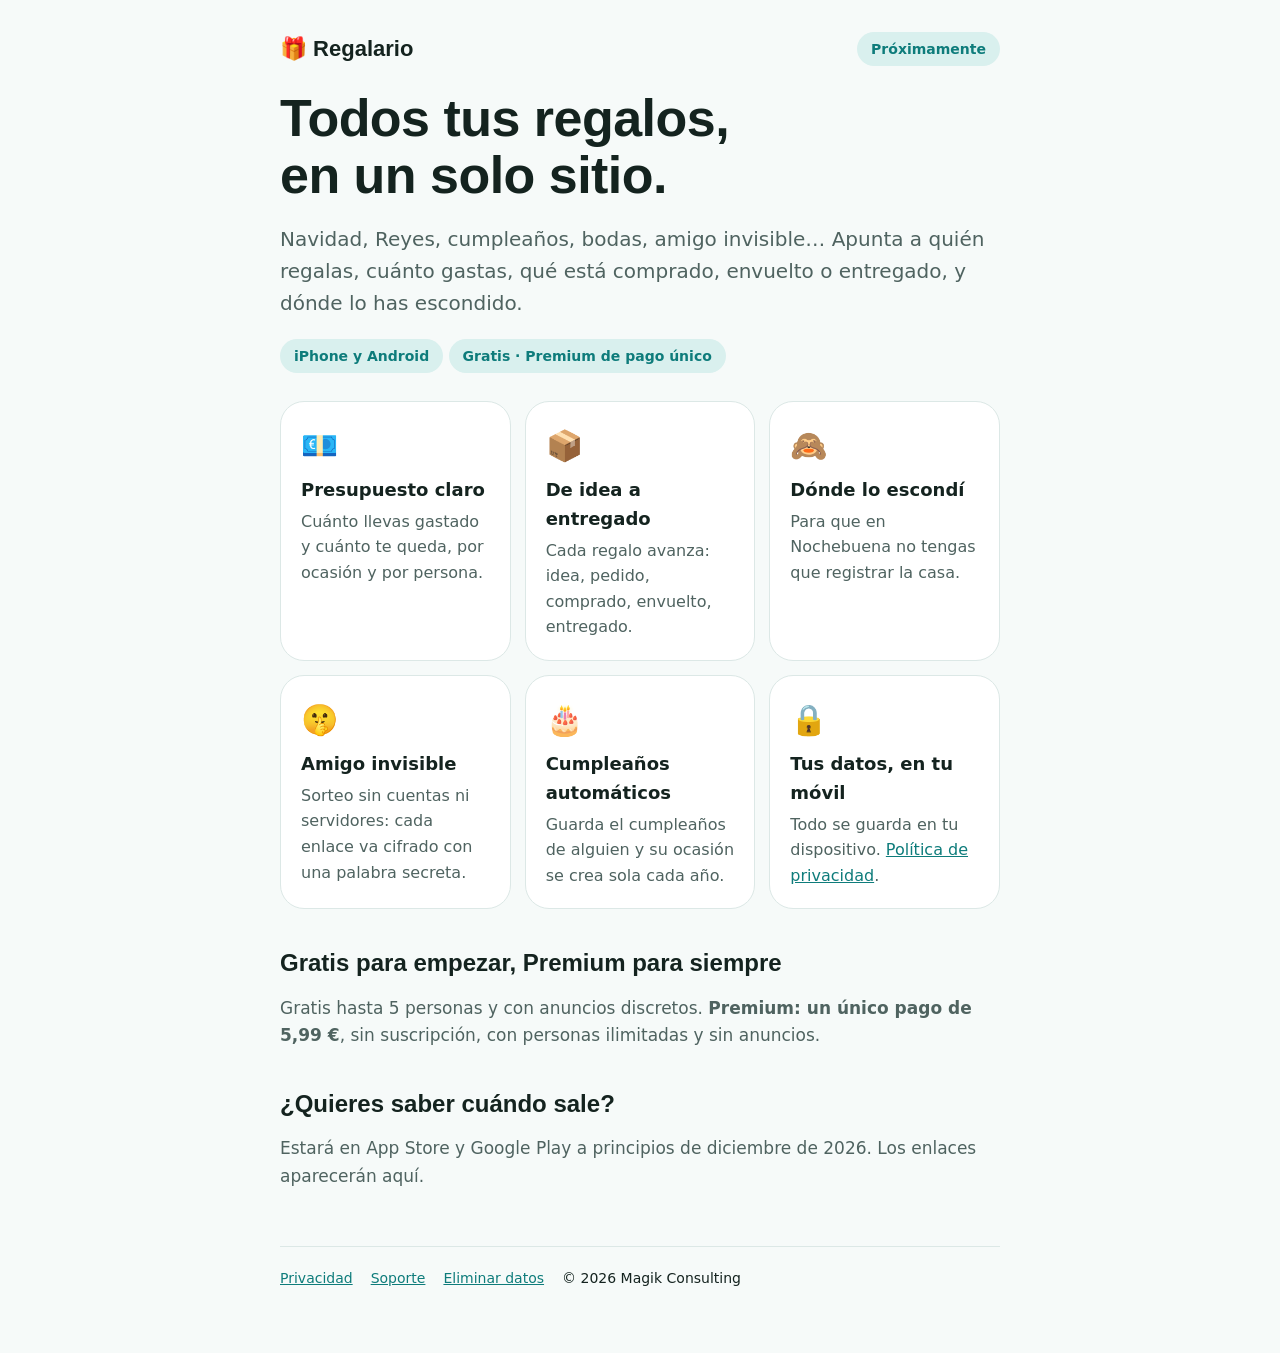
<file: index.html>
<!doctype html>
<html lang="es">
<head>
<meta charset="utf-8">
<meta name="viewport" content="width=device-width, initial-scale=1, viewport-fit=cover">
<title>Regalario · organiza todos tus regalos</title>
<meta name="description" content="Regalario te ayuda a organizar los regalos de cualquier ocasión: a quién regalas, cuánto gastas, qué has comprado y dónde lo has escondido. Con amigo invisible incluido.">
<link rel="stylesheet" href="assets.css">
</head>
<body>
<div class="wrap">
  <header class="top"><a class="brand" href="./">🎁 Regalario</a><span class="pill">Próximamente</span></header>
  <main>
    <h1>Todos tus regalos, en un solo sitio.</h1>
    <p class="lead">Navidad, Reyes, cumpleaños, bodas, amigo invisible… Apunta a quién regalas, cuánto gastas, qué está comprado, envuelto o entregado, y dónde lo has escondido.</p>
    <p><span class="pill">iPhone y Android</span> <span class="pill">Gratis · Premium de pago único</span></p>

    <div class="grid">
      <div class="card"><div class="ico">💶</div><b>Presupuesto claro</b><p>Cuánto llevas gastado y cuánto te queda, por ocasión y por persona.</p></div>
      <div class="card"><div class="ico">📦</div><b>De idea a entregado</b><p>Cada regalo avanza: idea, pedido, comprado, envuelto, entregado.</p></div>
      <div class="card"><div class="ico">🙈</div><b>Dónde lo escondí</b><p>Para que en Nochebuena no tengas que registrar la casa.</p></div>
      <div class="card"><div class="ico">🤫</div><b>Amigo invisible</b><p>Sorteo sin cuentas ni servidores: cada enlace va cifrado con una palabra secreta.</p></div>
      <div class="card"><div class="ico">🎂</div><b>Cumpleaños automáticos</b><p>Guarda el cumpleaños de alguien y su ocasión se crea sola cada año.</p></div>
      <div class="card"><div class="ico">🔒</div><b>Tus datos, en tu móvil</b><p>Todo se guarda en tu dispositivo. <a href="privacidad/">Política de privacidad</a>.</p></div>
    </div>

    <h2>Gratis para empezar, Premium para siempre</h2>
    <p>Gratis hasta 5 personas y con anuncios discretos. <b>Premium: un único pago de 5,99 €</b>, sin suscripción, con personas ilimitadas y sin anuncios.</p>

    <h2>¿Quieres saber cuándo sale?</h2>
    <p>Estará en App Store y Google Play a principios de diciembre de 2026. Los enlaces aparecerán aquí.</p>
  </main>
  <footer><a href="privacidad/">Privacidad</a><a href="soporte/">Soporte</a><a href="eliminar-datos/">Eliminar datos</a><span>© 2026 Magik Consulting</span></footer>
</div>
</body>
</html>
</file>
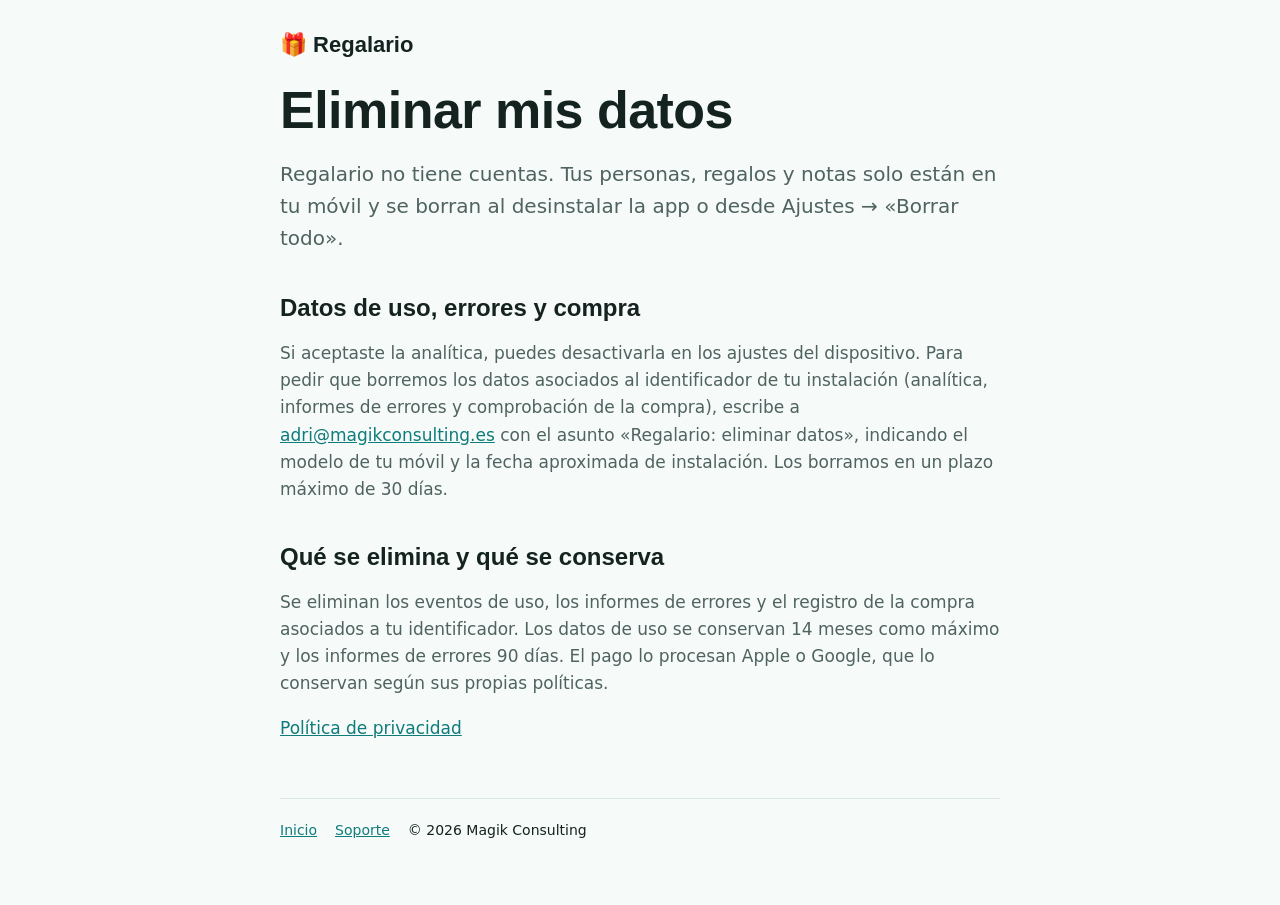
<file: eliminar-datos/index.html>
<!doctype html>
<html lang="es">
<head>
<meta charset="utf-8">
<meta name="viewport" content="width=device-width, initial-scale=1, viewport-fit=cover">
<title>Eliminar mis datos · Regalario</title>
<link rel="stylesheet" href="../assets.css">
</head>
<body>
<div class="wrap">
  <header class="top"><a class="brand" href="../">🎁 Regalario</a></header>
  <main>
    <h1>Eliminar mis datos</h1>
    <p class="lead">Regalario no tiene cuentas. Tus personas, regalos y notas solo están en tu móvil y se borran al desinstalar la app o desde Ajustes → «Borrar todo».</p>
    <h2>Datos de uso, errores y compra</h2>
    <p>Si aceptaste la analítica, puedes desactivarla en los ajustes del dispositivo. Para pedir que borremos los datos asociados al identificador de tu instalación (analítica, informes de errores y comprobación de la compra), escribe a <a href="mailto:adri@magikconsulting.es">adri@magikconsulting.es</a> con el asunto «Regalario: eliminar datos», indicando el modelo de tu móvil y la fecha aproximada de instalación. Los borramos en un plazo máximo de 30 días.</p>
    <h2>Qué se elimina y qué se conserva</h2>
    <p>Se eliminan los eventos de uso, los informes de errores y el registro de la compra asociados a tu identificador. Los datos de uso se conservan 14 meses como máximo y los informes de errores 90 días. El pago lo procesan Apple o Google, que lo conservan según sus propias políticas.</p>
    <p><a href="../privacidad/">Política de privacidad</a></p>
  </main>
  <footer><a href="../">Inicio</a><a href="../soporte/">Soporte</a><span>© 2026 Magik Consulting</span></footer>
</div>
</body>
</html>
</file>
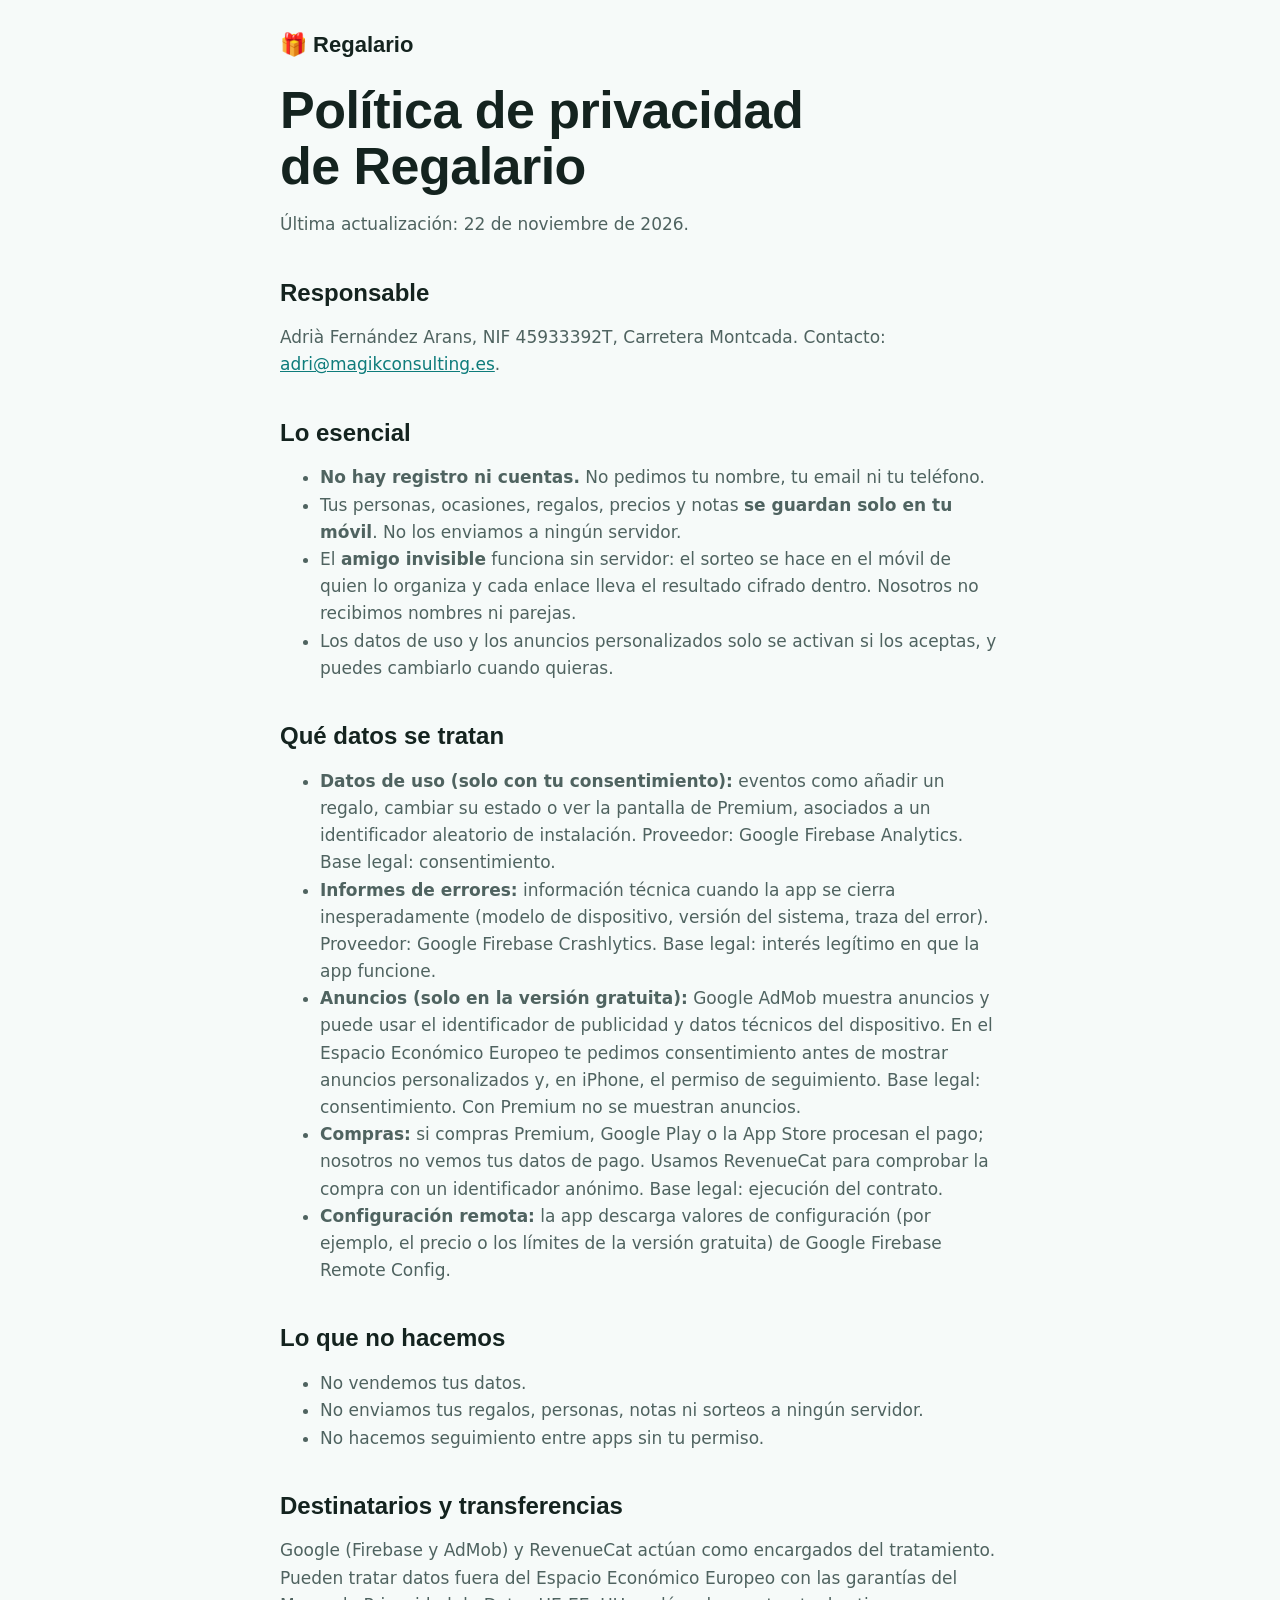
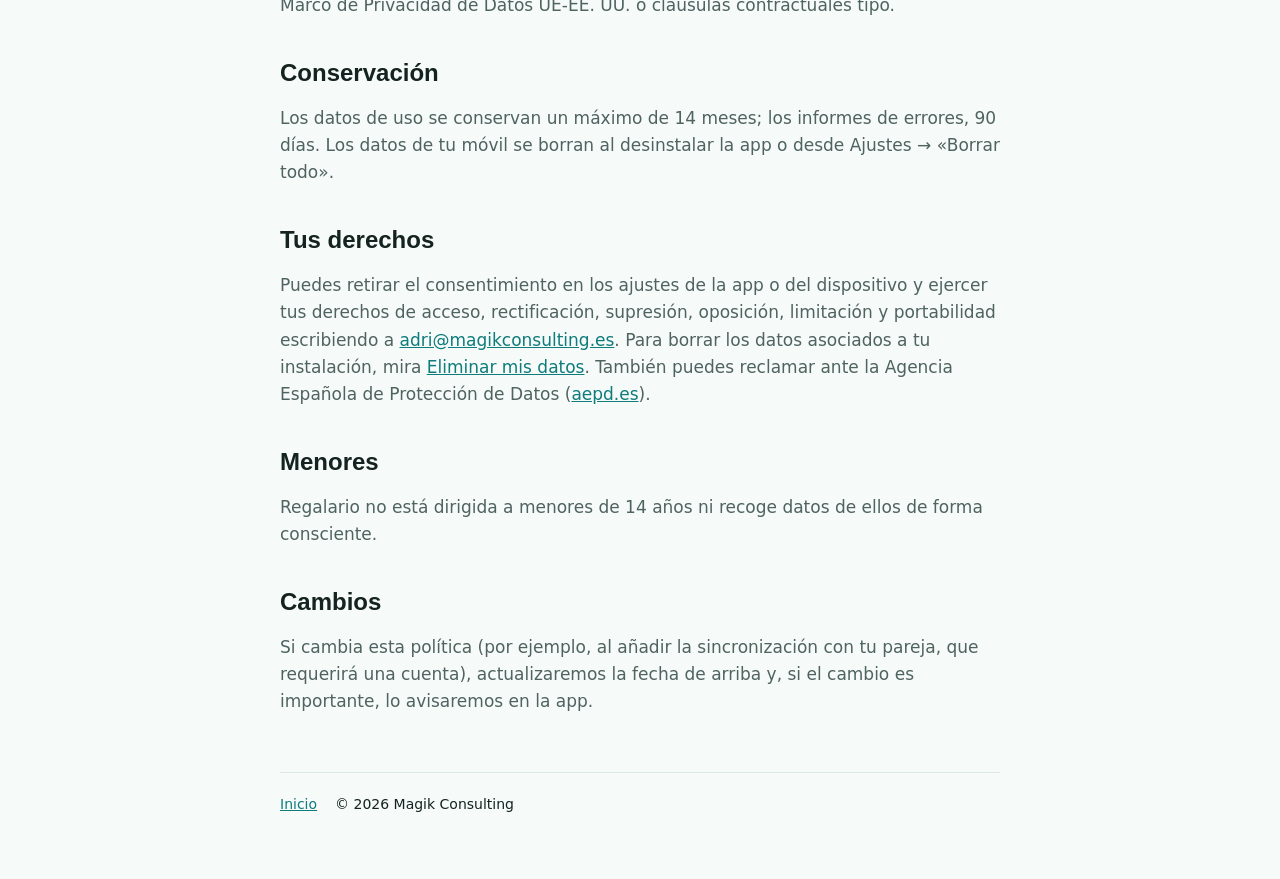
<file: privacidad/index.html>
<!doctype html>
<html lang="es">
<head>
<meta charset="utf-8">
<meta name="viewport" content="width=device-width, initial-scale=1, viewport-fit=cover">
<title>Política de privacidad · Regalario</title>
<meta name="robots" content="index, follow">
<link rel="stylesheet" href="../assets.css">
</head>
<body>
<div class="wrap">
  <header class="top"><a class="brand" href="../">🎁 Regalario</a></header>
  <main>
    <h1>Política de privacidad de Regalario</h1>
    <p>Última actualización: 22 de noviembre de 2026.</p>

    <h2>Responsable</h2>
    <p>Adrià Fernández Arans, NIF 45933392T, Carretera Montcada. Contacto: <a href="mailto:adri@magikconsulting.es">adri@magikconsulting.es</a>.</p>

    <h2>Lo esencial</h2>
    <ul>
      <li><b>No hay registro ni cuentas.</b> No pedimos tu nombre, tu email ni tu teléfono.</li>
      <li>Tus personas, ocasiones, regalos, precios y notas <b>se guardan solo en tu móvil</b>. No los enviamos a ningún servidor.</li>
      <li>El <b>amigo invisible</b> funciona sin servidor: el sorteo se hace en el móvil de quien lo organiza y cada enlace lleva el resultado cifrado dentro. Nosotros no recibimos nombres ni parejas.</li>
      <li>Los datos de uso y los anuncios personalizados solo se activan si los aceptas, y puedes cambiarlo cuando quieras.</li>
    </ul>

    <h2>Qué datos se tratan</h2>
    <ul>
      <li><b>Datos de uso (solo con tu consentimiento):</b> eventos como añadir un regalo, cambiar su estado o ver la pantalla de Premium, asociados a un identificador aleatorio de instalación. Proveedor: Google Firebase Analytics. Base legal: consentimiento.</li>
      <li><b>Informes de errores:</b> información técnica cuando la app se cierra inesperadamente (modelo de dispositivo, versión del sistema, traza del error). Proveedor: Google Firebase Crashlytics. Base legal: interés legítimo en que la app funcione.</li>
      <li><b>Anuncios (solo en la versión gratuita):</b> Google AdMob muestra anuncios y puede usar el identificador de publicidad y datos técnicos del dispositivo. En el Espacio Económico Europeo te pedimos consentimiento antes de mostrar anuncios personalizados y, en iPhone, el permiso de seguimiento. Base legal: consentimiento. Con Premium no se muestran anuncios.</li>
      <li><b>Compras:</b> si compras Premium, Google Play o la App Store procesan el pago; nosotros no vemos tus datos de pago. Usamos RevenueCat para comprobar la compra con un identificador anónimo. Base legal: ejecución del contrato.</li>
      <li><b>Configuración remota:</b> la app descarga valores de configuración (por ejemplo, el precio o los límites de la versión gratuita) de Google Firebase Remote Config.</li>
    </ul>

    <h2>Lo que no hacemos</h2>
    <ul>
      <li>No vendemos tus datos.</li>
      <li>No enviamos tus regalos, personas, notas ni sorteos a ningún servidor.</li>
      <li>No hacemos seguimiento entre apps sin tu permiso.</li>
    </ul>

    <h2>Destinatarios y transferencias</h2>
    <p>Google (Firebase y AdMob) y RevenueCat actúan como encargados del tratamiento. Pueden tratar datos fuera del Espacio Económico Europeo con las garantías del Marco de Privacidad de Datos UE-EE. UU. o cláusulas contractuales tipo.</p>

    <h2>Conservación</h2>
    <p>Los datos de uso se conservan un máximo de 14 meses; los informes de errores, 90 días. Los datos de tu móvil se borran al desinstalar la app o desde Ajustes → «Borrar todo».</p>

    <h2>Tus derechos</h2>
    <p>Puedes retirar el consentimiento en los ajustes de la app o del dispositivo y ejercer tus derechos de acceso, rectificación, supresión, oposición, limitación y portabilidad escribiendo a <a href="mailto:adri@magikconsulting.es">adri@magikconsulting.es</a>. Para borrar los datos asociados a tu instalación, mira <a href="../eliminar-datos/">Eliminar mis datos</a>. También puedes reclamar ante la Agencia Española de Protección de Datos (<a href="https://www.aepd.es">aepd.es</a>).</p>

    <h2>Menores</h2>
    <p>Regalario no está dirigida a menores de 14 años ni recoge datos de ellos de forma consciente.</p>

    <h2>Cambios</h2>
    <p>Si cambia esta política (por ejemplo, al añadir la sincronización con tu pareja, que requerirá una cuenta), actualizaremos la fecha de arriba y, si el cambio es importante, lo avisaremos en la app.</p>
  </main>
  <footer><a href="../">Inicio</a><span>© 2026 Magik Consulting</span></footer>
</div>
</body>
</html>
</file>
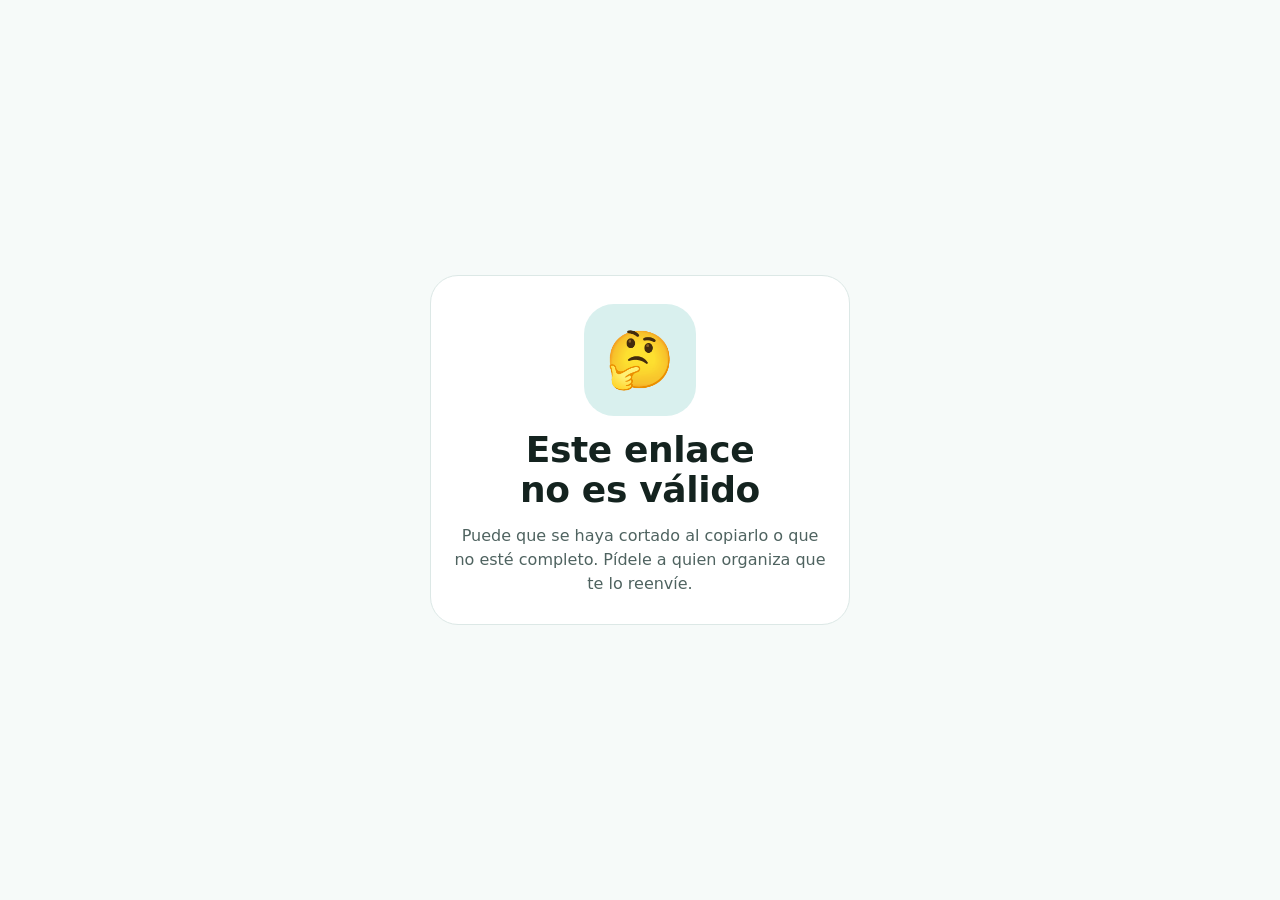
<file: s/index.html>
<!doctype html>
<html lang="es">
<head>
<meta charset="utf-8">
<meta name="viewport" content="width=device-width, initial-scale=1, viewport-fit=cover">
<meta name="robots" content="noindex, nofollow">
<meta name="referrer" content="no-referrer">
<!-- Sin peticiones externas: ni fuentes, ni analítica, ni nada. Todo lo que hace esta página ocurre en tu navegador. -->
<meta http-equiv="Content-Security-Policy" content="default-src 'none'; style-src 'unsafe-inline'; script-src 'unsafe-inline'; img-src data:; base-uri 'none'; form-action 'none'">
<title>Tu amigo invisible</title>
<!--
  Página de revelación del amigo invisible de Regalario (D-035, D-038). ESTÁTICA: sin servidor, sin base de datos.
  El enlace lleva en el fragmento (#…) un SOBRE CIFRADO (AES-256-CBC + HMAC-SHA256, clave = PBKDF2 de la palabra secreta del grupo).
  Sin la palabra, el enlace no revela nada (ni el nombre que te toca). El fragmento no se envía a ningún servidor y la palabra
  se teclea aquí y no sale del navegador. Formato y vector de prueba: shared/.../santa/SantaSealer.kt (idéntico aquí).
  Requiere contexto seguro (https o localhost) por WebCrypto.
-->
<style>
  :root{--bg:#F6FAF9;--card:#fff;--fg:#14231F;--mute:#4F6360;--accent:#0E7C7B;--accent-soft:#D9F0EE;--gold:#F0A93B;--line:#DCE8E6}
  @media (prefers-color-scheme: dark){:root{--bg:#0E1514;--card:#172220;--fg:#EAF3F1;--mute:#AFC3BF;--accent:#5FD3CF;--accent-soft:#12403F;--gold:#F5B65C;--line:#2C4340}}
  *{box-sizing:border-box} html,body{height:100%}
  body{margin:0;background:var(--bg);color:var(--fg);font:16px/1.5 ui-sans-serif,system-ui,-apple-system,"Segoe UI",Roboto,sans-serif;
    display:flex;align-items:center;justify-content:center;padding:max(20px,env(safe-area-inset-top)) max(20px,env(safe-area-inset-right)) max(20px,env(safe-area-inset-bottom)) max(20px,env(safe-area-inset-left))}
  main{width:100%;max-width:420px;display:flex;flex-direction:column;gap:20px;text-align:center}
  .tag{font-size:12px;font-weight:700;letter-spacing:.08em;text-transform:uppercase;color:var(--accent)}
  h1{font:800 clamp(28px,8vw,36px)/1.1 ui-rounded,"Avenir Next",ui-sans-serif,system-ui,sans-serif;margin:0;letter-spacing:-.01em;text-wrap:balance}
  p{margin:0;color:var(--mute)}
  .card{background:var(--card);border:1px solid var(--line);border-radius:28px;padding:28px 22px;display:flex;flex-direction:column;gap:14px;align-items:center}
  .env{width:112px;height:112px;border-radius:30px;background:var(--accent-soft);display:grid;place-items:center;font-size:56px;transition:transform .4s}
  .env.open{transform:rotate(-8deg) scale(1.08)}
  button,a.btn{font:700 17px ui-sans-serif,system-ui,sans-serif;border:0;border-radius:999px;padding:15px 26px;cursor:pointer;width:100%;text-decoration:none;display:block;
    background:var(--accent);color:#fff}
  @media (prefers-color-scheme: dark){button,a.btn{color:#00322F}}
  button.soft,a.soft{background:var(--accent-soft);color:var(--accent)}
  button:focus-visible,a:focus-visible{outline:3px solid var(--gold);outline-offset:2px}
  .name{font:800 clamp(34px,11vw,48px)/1.1 ui-rounded,"Avenir Next",ui-sans-serif,system-ui,sans-serif;color:var(--accent);word-break:break-word}
  .chips{display:flex;gap:8px;flex-wrap:wrap;justify-content:center}
  .chip{background:var(--accent-soft);color:var(--accent);border-radius:999px;padding:6px 14px;font-weight:700;font-size:14px}
  .wishes{text-align:left;width:100%;border-top:1px solid var(--line);padding-top:14px}
  .wishes b{font-size:13px;color:var(--mute);letter-spacing:.04em;text-transform:uppercase}
  .wishes ul{margin:8px 0 0;padding-left:20px} .wishes li{margin:4px 0}
  .small{font-size:13px}
  input{font:700 22px ui-monospace,SFMono-Regular,Menlo,monospace;letter-spacing:.12em;text-align:center;text-transform:uppercase;width:100%;padding:14px;border-radius:18px;border:2px solid var(--line);background:var(--bg);color:var(--fg)}
  input:focus-visible{outline:3px solid var(--gold);outline-offset:2px;border-color:var(--accent)}
  .err{color:#B3261E;font-weight:600} @media (prefers-color-scheme: dark){.err{color:#FFB4AB}}
  [hidden]{display:none!important}
  @media (prefers-reduced-motion:reduce){.env{transition:none}}
</style>
</head>
<body>
<main>
  <section id="code" hidden>
    <div class="card">
      <div class="env" aria-hidden="true">🔒</div>
      <h1>Escribe la palabra secreta</h1>
      <p>Este enlace está cerrado. La palabra secreta te la ha dado quien organiza el amigo invisible, <b>aparte</b> del enlace.</p>
      <form id="codeForm" autocomplete="off" style="width:100%;display:flex;flex-direction:column;gap:12px">
        <label for="codeInput" class="small">Palabra secreta (por ejemplo, 7KQ2M-X9PDA)</label>
        <input id="codeInput" type="text" inputmode="text" autocapitalize="characters" autocorrect="off" spellcheck="false" maxlength="24" aria-describedby="codeErr">
        <p id="codeErr" class="err" role="alert" hidden>No es esa. Revisa la palabra (da igual mayúsculas, guion o espacios) o pídesela otra vez a quien organiza.</p>
        <button id="codeGo" type="submit">Abrir</button>
      </form>
    </div>
    <p class="small" style="margin-top:14px">La palabra no sale de tu navegador ni se guarda en ningún sitio.</p>
  </section>

  <section id="ask" hidden>
    <div class="card">
      <span class="tag" id="group"></span>
      <div class="env" aria-hidden="true">✉️</div>
      <h1 id="hello">¿Estás solo?</h1>
      <p>Este enlace es solo para ti. Cuando lo abras, nadie más debería ver tu pantalla.</p>
      <button id="reveal" type="button">Descubrir a quién te toca</button>
    </div>
    <p class="small" style="margin-top:14px">No se guarda nada en ningún servidor: tu nombre y el de tu amigo invisible viajan cifrados dentro del enlace.</p>
  </section>

  <section id="done" hidden>
    <div class="card">
      <span class="tag" id="group2"></span>
      <div class="env open" aria-hidden="true">🎁</div>
      <p>Tu amigo invisible es</p>
      <div class="name" id="receiver"></div>
      <div class="chips" id="chips"></div>
      <div class="wishes" id="wishesBox" hidden><b>Le gustaría</b><ul id="wishes"></ul></div>
      <button id="hide" type="button" class="soft">Ocultar</button>
      <a id="open" class="btn soft" href="#" hidden>Guardar en Regalario</a>
    </div>
    <p class="small" style="margin-top:14px">Guárdate el enlace o apúntalo: no hay manera de recuperarlo desde otro sitio, y es un secreto.</p>
  </section>

  <section id="bad" hidden>
    <div class="card">
      <div class="env" aria-hidden="true">🤔</div>
      <h1>Este enlace no es válido</h1>
      <p>Puede que se haya cortado al copiarlo o que no esté completo. Pídele a quien organiza que te lo reenvíe.</p>
    </div>
  </section>
</main>
<script>
(function () {
  'use strict';
  var FS = '\u001F', RS = '\u001E', ITER = 200000, MIN = 1 + 16 + 16 + 16 + 32;
  var $ = function (id) { return document.getElementById(id); };

  function b64urlToBytes(s) {
    s = s.replace(/-/g, '+').replace(/_/g, '/');
    while (s.length % 4) s += '=';
    var bin = atob(s), a = new Uint8Array(bin.length);
    for (var i = 0; i < bin.length; i++) a[i] = bin.charCodeAt(i);
    return a;
  }
  /** Igual que SantaSealer.normalize (Kotlin): mayúsculas, sin guiones ni espacios, O→0, I/L→1. */
  function normalize(code) {
    return code.toUpperCase().replace(/[\s-]/g, '').replace(/O/g, '0').replace(/[IL]/g, '1');
  }
  function parse(text) {
    var f = text.split(FS);
    if (f.length !== 7 || f[0] !== 'R1') return null;
    return {
      group: f[1], date: f[2] === '' ? null : Number(f[2]), budget: f[3] === '' ? null : Number(f[3]),
      giver: f[4], receiver: f[5], wishes: f[6] === '' ? [] : f[6].split(RS).filter(Boolean)
    };
  }
  /** Abre el sobre. Devuelve el ticket, o null si la palabra no es la buena o el enlace está alterado/cortado. */
  async function open(payload, code) {
    try {
      var subtle = window.crypto && window.crypto.subtle;
      if (!subtle) throw new Error('nosecure');
      var blob = b64urlToBytes(payload.trim());
      if (blob.length < MIN || blob[0] !== 1) return null;
      var salt = blob.slice(1, 17), iv = blob.slice(17, 33), tag = blob.slice(blob.length - 32), ct = blob.slice(33, blob.length - 32);
      if (ct.length === 0 || ct.length % 16 !== 0) return null;
      var base = await subtle.importKey('raw', new TextEncoder().encode(normalize(code)), 'PBKDF2', false, ['deriveBits']);
      var bits = new Uint8Array(await subtle.deriveBits({ name: 'PBKDF2', hash: 'SHA-256', salt: salt, iterations: ITER }, base, 512));
      var mac = await subtle.importKey('raw', bits.slice(32, 64), { name: 'HMAC', hash: 'SHA-256' }, false, ['verify']);
      // Primero se comprueba la firma (encrypt-then-MAC): palabra equivocada o enlace tocado => null, sin descifrar nada.
      if (!(await subtle.verify('HMAC', mac, tag, blob.slice(0, blob.length - 32)))) return null;
      var enc = await subtle.importKey('raw', bits.slice(0, 32), 'AES-CBC', false, ['decrypt']);
      var plain = await subtle.decrypt({ name: 'AES-CBC', iv: iv }, enc, ct);
      return parse(new TextDecoder('utf-8', { fatal: true }).decode(plain));
    } catch (e) { if (e && e.message === 'nosecure') throw e; return null; }
  }
  window.__santa = { open: open, normalize: normalize };   // para pruebas desde la consola

  var payload = location.hash.replace(/^#/, '');
  function show(id) { ['code', 'ask', 'done', 'bad'].forEach(function (s) { $(s).hidden = s !== id; }); }

  // ¿Parece un sobre? (versión 1 y tamaño mínimo). Si no, enlace roto.
  var looksOk = false;
  try { var b = payload ? b64urlToBytes(payload.trim()) : null; looksOk = !!b && b.length >= MIN && b[0] === 1; } catch (e) {}
  if (!looksOk) { show('bad'); return; }
  show('code'); $('codeInput').focus();

  function fill(t) {
    document.title = 'Tu amigo invisible · ' + t.group;
    $('group').textContent = $('group2').textContent = t.group;
    $('hello').textContent = t.giver ? '¿Estás solo, ' + t.giver + '?' : '¿Estás solo?';
    $('receiver').textContent = t.receiver;
    var chips = $('chips'); chips.textContent = '';
    function addChip(text) { var s = document.createElement('span'); s.className = 'chip'; s.textContent = text; chips.appendChild(s); }
    if (t.budget != null) addChip('Hasta ' + (t.budget / 100).toLocaleString('es-ES', { style: 'currency', currency: 'EUR', maximumFractionDigits: t.budget % 100 === 0 ? 0 : 2 }));
    if (t.date != null) addChip(new Date(t.date * 86400000).toLocaleDateString('es-ES', { day: 'numeric', month: 'long', timeZone: 'UTC' }));
    var ul = $('wishes'); ul.textContent = '';
    t.wishes.forEach(function (w) { var li = document.createElement('li'); li.textContent = w; ul.appendChild(li); });
    $('wishesBox').hidden = !t.wishes.length;
    // Abrir en la app: el enlace NO lleva la palabra; la app la pedirá.
    var a = $('open'); a.href = 'regalario://s#' + payload; a.hidden = false;
  }

  $('codeForm').addEventListener('submit', async function (ev) {
    ev.preventDefault();
    var err = $('codeErr'); err.hidden = true; $('codeGo').disabled = true;
    try {
      var t = await open(payload, $('codeInput').value);
      if (!t) { err.textContent = 'No es esa. Revisa la palabra (da igual mayúsculas, guion o espacios) o pídesela otra vez a quien organiza.'; err.hidden = false; $('codeInput').select(); }
      else { $('codeInput').value = ''; fill(t); show('ask'); }
    } catch (e) {
      err.textContent = 'Tu navegador no permite abrir el sobre aquí (hace falta una conexión segura, https). Abre el enlace con la app Regalario.'; err.hidden = false;
    }
    $('codeGo').disabled = false;
  });
  $('reveal').addEventListener('click', function () { show('done'); });
  $('hide').addEventListener('click', function () { show('ask'); });
})();
</script>
</body>
</html>
</file>
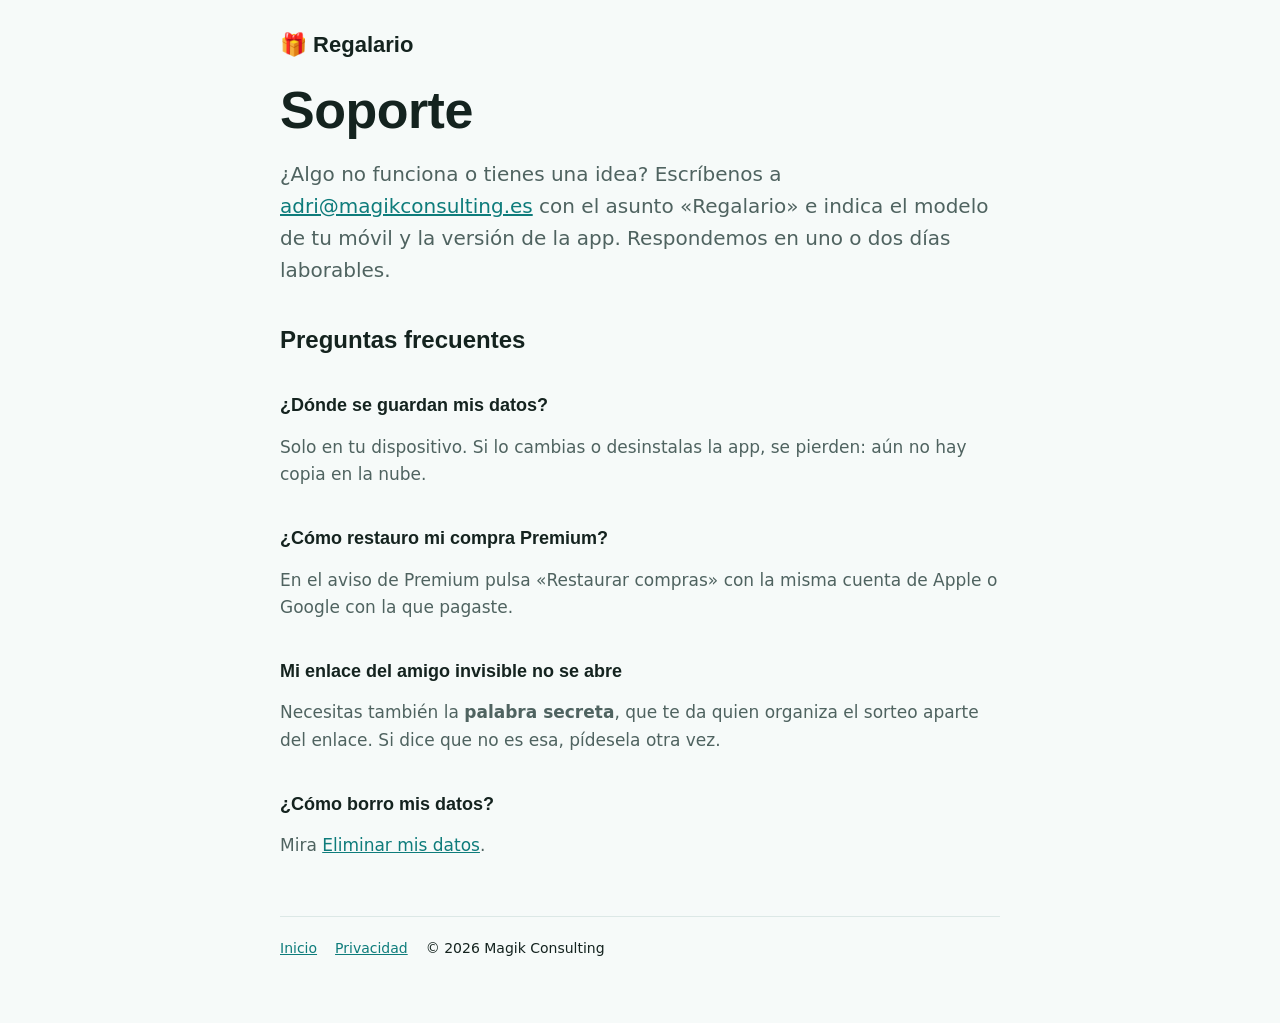
<file: soporte/index.html>
<!doctype html>
<html lang="es">
<head>
<meta charset="utf-8">
<meta name="viewport" content="width=device-width, initial-scale=1, viewport-fit=cover">
<title>Soporte · Regalario</title>
<link rel="stylesheet" href="../assets.css">
</head>
<body>
<div class="wrap">
  <header class="top"><a class="brand" href="../">🎁 Regalario</a></header>
  <main>
    <h1>Soporte</h1>
    <p class="lead">¿Algo no funciona o tienes una idea? Escríbenos a <a href="mailto:adri@magikconsulting.es">adri@magikconsulting.es</a> con el asunto «Regalario» e indica el modelo de tu móvil y la versión de la app. Respondemos en uno o dos días laborables.</p>
    <h2>Preguntas frecuentes</h2>
    <h2 style="font-size:18px">¿Dónde se guardan mis datos?</h2>
    <p>Solo en tu dispositivo. Si lo cambias o desinstalas la app, se pierden: aún no hay copia en la nube.</p>
    <h2 style="font-size:18px">¿Cómo restauro mi compra Premium?</h2>
    <p>En el aviso de Premium pulsa «Restaurar compras» con la misma cuenta de Apple o Google con la que pagaste.</p>
    <h2 style="font-size:18px">Mi enlace del amigo invisible no se abre</h2>
    <p>Necesitas también la <b>palabra secreta</b>, que te da quien organiza el sorteo aparte del enlace. Si dice que no es esa, pídesela otra vez.</p>
    <h2 style="font-size:18px">¿Cómo borro mis datos?</h2>
    <p>Mira <a href="../eliminar-datos/">Eliminar mis datos</a>.</p>
  </main>
  <footer><a href="../">Inicio</a><a href="../privacidad/">Privacidad</a><span>© 2026 Magik Consulting</span></footer>
</div>
</body>
</html>
</file>
<file: assets.css>
:root{--bg:#F6FAF9;--card:#fff;--fg:#14231F;--mute:#4F6360;--accent:#0E7C7B;--accent-soft:#D9F0EE;--gold:#F0A93B;--line:#DCE8E6}
@media (prefers-color-scheme: dark){:root{--bg:#0E1514;--card:#172220;--fg:#EAF3F1;--mute:#AFC3BF;--accent:#5FD3CF;--accent-soft:#12403F;--gold:#F5B65C;--line:#2C4340}}
*{box-sizing:border-box}
body{margin:0;background:var(--bg);color:var(--fg);font:17px/1.6 ui-sans-serif,system-ui,-apple-system,"Segoe UI",Roboto,sans-serif}
.wrap{max-width:760px;margin:0 auto;padding:max(24px,env(safe-area-inset-top)) 20px 64px}
header.top{display:flex;align-items:center;justify-content:space-between;padding:8px 0 24px}
.brand{font:800 22px ui-rounded,"Avenir Next",ui-sans-serif,sans-serif;color:var(--fg);text-decoration:none}
h1{font:800 clamp(34px,8vw,52px)/1.08 ui-rounded,"Avenir Next",ui-sans-serif,sans-serif;margin:0 0 16px;letter-spacing:-.01em;text-wrap:balance}
h2{font:800 24px/1.2 ui-rounded,"Avenir Next",ui-sans-serif,sans-serif;margin:40px 0 8px}
p,li{color:var(--mute)} a{color:var(--accent)}
a:focus-visible{outline:3px solid var(--gold);outline-offset:2px;border-radius:4px}
.lead{font-size:20px}
.grid{display:grid;gap:14px;grid-template-columns:repeat(auto-fit,minmax(220px,1fr));margin-top:28px}
.card{background:var(--card);border:1px solid var(--line);border-radius:24px;padding:20px}
.card b{display:block;color:var(--fg);margin:6px 0 4px;font-size:18px}
.card p{margin:0;font-size:16px}
.ico{font-size:30px}
.pill{display:inline-block;background:var(--accent-soft);color:var(--accent);border-radius:999px;padding:6px 14px;font-weight:700;font-size:14px}
footer{margin-top:56px;padding-top:20px;border-top:1px solid var(--line);font-size:14px;display:flex;gap:18px;flex-wrap:wrap}
table{border-collapse:collapse;width:100%;font-size:15px} td,th{border-bottom:1px solid var(--line);padding:8px 10px;text-align:left;vertical-align:top;color:var(--mute)} th{color:var(--fg)}
</file>
